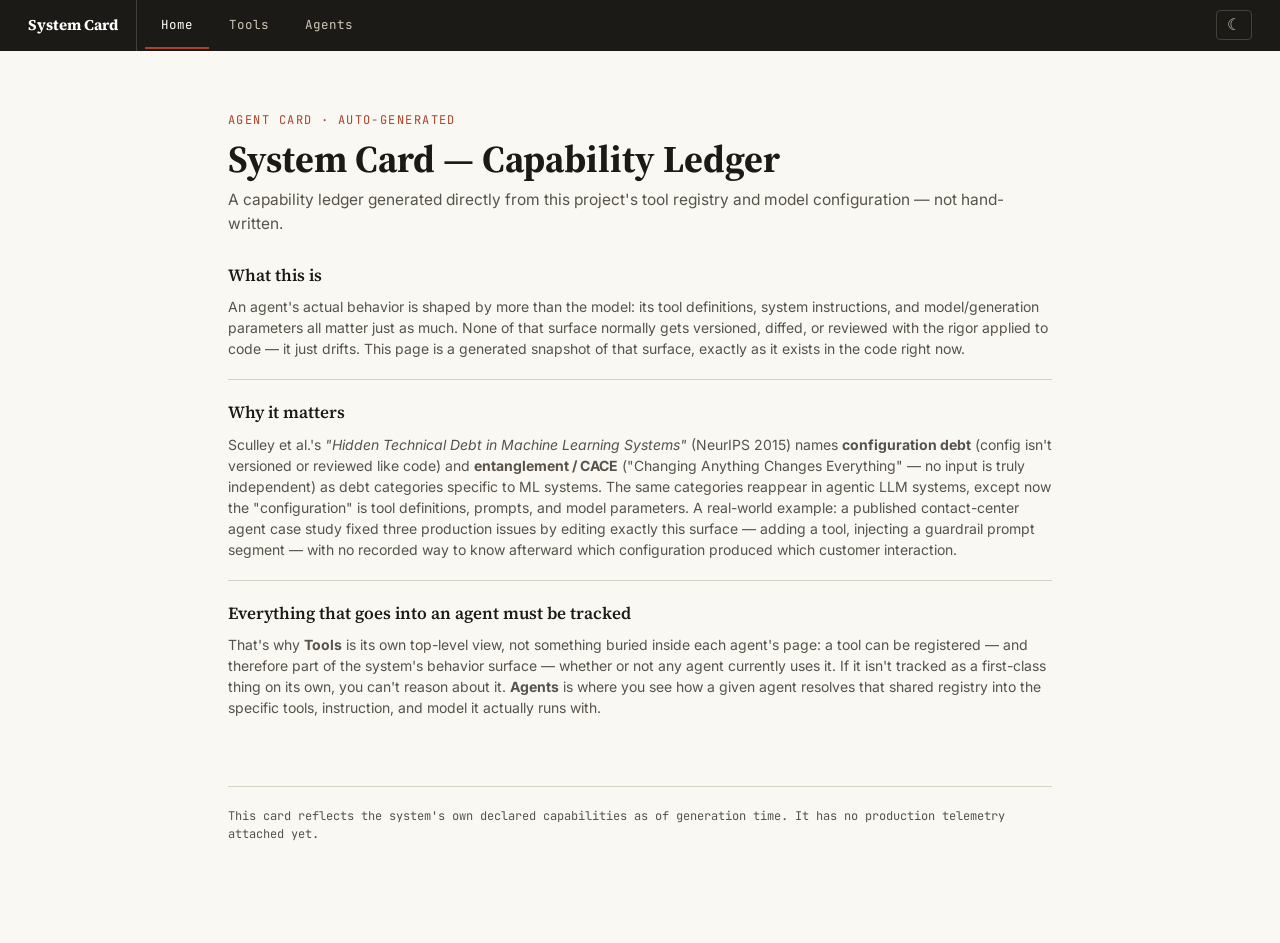
<file: index.html>
<!DOCTYPE html>
<html lang="en">
  <head>
    <meta charset="UTF-8">
    <title>Agent Card — Capability Ledger</title>
    <link rel="stylesheet" href="styles.css">
  </head>
  <body>

    <nav class="agent-bar" id="top-nav" aria-label="Primary">
      <span class="agent-bar-brand">System Card</span>
      <button class="agent-tab active" id="nav-home" data-view="home">Home</button>
      <button class="agent-tab" id="nav-tools" data-view="tools">Tools</button>
      <button class="agent-tab" id="nav-agents" data-view="agents">Agents</button>
      <button class="theme-toggle" id="theme-toggle" type="button" aria-label="Toggle dark mode"></button>
    </nav>

    <main class="wrap">

      <p class="empty-state" id="data-load-error" hidden>
        Could not load <code>system_card_data.json</code>. This page must be served over HTTP —
        opening it directly (<code>file://</code>) blocks the fetch. Run a local static server
        (e.g. <code>python -m http.server</code> from the <code>viewer/</code> directory) and open
        it from there, or visit the deployed GitHub Pages URL instead.
      </p>

      <section id="view-home">
        <p class="eyebrow">Agent Card · Auto-generated</p>
        <h1>System Card — Capability Ledger</h1>
        <p class="subtitle">
          A capability ledger generated directly from this project's tool registry and model
          configuration — not hand-written.
        </p>

        <article class="explainer">
          <h2>What this is</h2>
          <p>
            An agent's actual behavior is shaped by more than the model: its tool definitions,
            system instructions, and model/generation parameters all matter just as much. None of
            that surface normally gets versioned, diffed, or reviewed with the rigor applied to
            code — it just drifts. This page is a generated snapshot of that surface, exactly as
            it exists in the code right now.
          </p>
        </article>

        <article class="explainer">
          <h2>Why it matters</h2>
          <p>
            Sculley et al.'s <em>"Hidden Technical Debt in Machine Learning Systems"</em>
            (NeurIPS 2015) names <strong>configuration debt</strong> (config isn't versioned or
            reviewed like code) and <strong>entanglement / CACE</strong> ("Changing Anything
            Changes Everything" — no input is truly independent) as debt categories specific to ML
            systems. The same categories reappear in agentic LLM systems, except now the
            "configuration" is tool definitions, prompts, and model parameters. A real-world
            example: a published contact-center agent case study fixed three production issues by
            editing exactly this surface — adding a tool, injecting a guardrail prompt segment —
            with no recorded way to know afterward which configuration produced which customer
            interaction.
          </p>
        </article>

        <article class="explainer">
          <h2>Everything that goes into an agent must be tracked</h2>
          <p>
            That's why <strong>Tools</strong> is its own top-level view, not something buried
            inside each agent's page: a tool can be registered — and therefore part of the
            system's behavior surface — whether or not any agent currently uses it. If it isn't
            tracked as a first-class thing on its own, you can't reason about it. <strong>Agents</strong>
            is where you see how a given agent resolves that shared registry into the specific
            tools, instruction, and model it actually runs with.
          </p>
        </article>
      </section>

      <section id="view-tools" hidden>
        <header>
          <p class="eyebrow">Agent Card · Auto-generated</p>
          <h1>Tool Registry</h1>
          <p class="subtitle">
            This is what your agent sees: every tool registered in this system, with the exact
            name, description, and signature the model reads — independent of which agent (if
            any) currently uses it.
          </p>
        </header>

        <div class="toolbar">
          <label class="toolbar-control">
            Sort by
            <select id="tool-sort">
              <option value="name">Name</option>
              <option value="used-by-count">Used By (count)</option>
            </select>
          </label>
          <label class="toolbar-control">
            Filter by agent
            <select id="tool-agent-filter">
              <option value="">All agents</option>
            </select>
          </label>
        </div>

        <div id="tool-registry-list"></div>
      </section>

      <section id="view-agents" hidden>
        <header>
          <p class="eyebrow">Agent Card · Auto-generated</p>
          <h1>Agents</h1>
          <p class="subtitle">
            Each agent resolves the shared tool registry into the specific tools, instruction, and
            model it actually runs with.
          </p>
        </header>
        <div class="home-agent-list" id="agent-list"></div>
      </section>

      <section id="view-agent-detail" hidden>

        <header>
          <button class="back-link" id="back-to-agents" type="button">&larr; Back to agents</button>
          <p class="eyebrow">Agent Card · Auto-generated</p>
          <h1 id="agent-title"></h1>
          <dl class="meta-row" id="meta-row"></dl>
        </header>

        <nav class="section-nav" aria-label="Card sections">
          <button class="active" data-panel="overview">Overview</button>
          <button data-panel="model">Model Params</button>
          <button data-panel="instruction">Instruction</button>
          <button data-panel="guardrails">Guardrails</button>
          <button data-panel="versions">Versions</button>
        </nav>

        <section class="panel active" id="panel-overview">
          <header class="section-head">
            <h2>Capabilities at a Glance</h2>
            <p class="section-note">tools this agent is equipped with — see the Tools tab for full detail</p>
          </header>
          <div class="tool-list" id="tool-list"></div>
        </section>

        <section class="panel" id="panel-model">
          <header class="section-head">
            <h2>Underlying Model Configuration</h2>
            <p class="section-note">part of the system's capability surface, tracked the same way</p>
          </header>
          <dl class="detail-list" id="model-params"></dl>
          <dl class="detail-list">
            <div class="detail-row">
              <dt>Version History</dt>
              <dd id="model-version-history"></dd>
            </div>
          </dl>
        </section>

        <section class="panel" id="panel-instruction">
          <header class="section-head">
            <h2>System Instruction</h2>
            <p class="section-note">the full system prompt this agent runs with</p>
          </header>
          <pre class="instruction-block" id="instruction-block"></pre>
          <dl class="detail-list">
            <div class="detail-row">
              <dt>Version History</dt>
              <dd id="instruction-version-history"></dd>
            </div>
          </dl>
        </section>

        <section class="panel" id="panel-guardrails">
          <header class="section-head">
            <h2>Guardrails</h2>
            <p class="section-note">
              conditionally-injected instructions — never appear in System Instruction above,
              only added to a turn's effective prompt when a guardrail's trigger fires
            </p>
          </header>
          <div id="guardrail-list"></div>
          <p class="empty-state" id="guardrail-empty" hidden>
            This agent has no guardrails wired in.
          </p>
        </section>

        <section class="panel" id="panel-versions">
          <header class="section-head">
            <h2>Version History</h2>
            <p class="section-note">derived from CI registry diffs, not manually logged</p>
          </header>
          <ol class="timeline" id="agent-version-timeline"></ol>
          <p class="empty-state" id="agent-version-empty" hidden>
            No version history involving this agent yet.
          </p>
        </section>

      </section>

      <footer class="footnote">
        This card reflects the system's own declared capabilities as of generation time.
        It has no production telemetry attached yet.
      </footer>

    </main>

    <script type="module" src="main.js"></script>
  </body>
</html>
</file>
<file: styles.css>
@import url('https://fonts.googleapis.com/css2?family=Source+Serif+4:ital,wght@0,400;0,600;0,700;1,400&family=JetBrains+Mono:wght@400;500;600&family=Inter:wght@400;500;600;700&display=swap');

:root {
  --paper: #faf8f3;
  --ink: #1c1a17;
  --ink-soft: #57534a;
  --rule: #d8d2c4;
  --accent: #a8442c;
  --accent-soft: #f3e3dd;
  --paper-raised: #fff;
}

@media (prefers-color-scheme: dark) {
  :root {
    --paper: #1c1a17;
    --ink: #f0ece4;
    --ink-soft: #b3aa9c;
    --rule: #3a352c;
    --accent: #e2845a;
    --accent-soft: #3a2620;
    --paper-raised: #242019;
  }
}

/* Explicit toggle always wins over the OS-level preference above. */
:root[data-theme="light"] {
  --paper: #faf8f3;
  --ink: #1c1a17;
  --ink-soft: #57534a;
  --rule: #d8d2c4;
  --accent: #a8442c;
  --accent-soft: #f3e3dd;
  --paper-raised: #fff;
}

:root[data-theme="dark"] {
  --paper: #1c1a17;
  --ink: #f0ece4;
  --ink-soft: #b3aa9c;
  --rule: #3a352c;
  --accent: #e2845a;
  --accent-soft: #3a2620;
  --paper-raised: #242019;
}

* { box-sizing: border-box; }

dl, dt, dd, ol, header, footer, nav { margin: 0; padding: 0; }
ol { list-style: none; }

body {
  margin: 0;
  background: var(--paper);
  color: var(--ink);
  font-family: 'Inter', sans-serif;
  line-height: 1.5;
}

.agent-bar {
  background: #1c1a17;
  color: #fff;
  padding: 0 28px;
  display: flex;
  align-items: center;
  gap: 4px;
  overflow-x: auto;
}

.agent-bar-brand {
  font-family: 'Source Serif 4', serif;
  font-weight: 700;
  font-size: 15px;
  color: #fff;
  padding: 14px 18px 14px 0;
  margin-right: 4px;
  border-right: 1px solid #44403a;
  white-space: nowrap;
  cursor: default;
}

.agent-tab {
  font-family: 'JetBrains Mono', monospace;
  font-size: 12.5px;
  color: #cfc8b8;
  background: none;
  border: none;
  padding: 14px 16px;
  cursor: pointer;
  white-space: nowrap;
  border-bottom: 2.5px solid transparent;
}

.agent-tab:hover { color: #fff; }
.agent-tab.active { color: #fff; border-bottom-color: var(--accent); }

.theme-toggle {
  margin-left: auto;
  background: none;
  border: 1px solid #44403a;
  border-radius: 4px;
  color: #cfc8b8;
  font-size: 16px;
  line-height: 1;
  padding: 6px 10px;
  cursor: pointer;
}

.theme-toggle:hover { color: #fff; border-color: #5a554a; }

.wrap {
  max-width: 880px;
  margin: 0 auto;
  padding: 48px 28px 100px;
}

.eyebrow {
  font-family: 'JetBrains Mono', monospace;
  font-size: 12px;
  letter-spacing: 0.12em;
  text-transform: uppercase;
  color: var(--accent);
  margin-bottom: 10px;
}

h1 {
  font-family: 'Source Serif 4', serif;
  font-weight: 700;
  font-size: 38px;
  line-height: 1.1;
  margin: 0 0 8px;
}

.subtitle {
  font-size: 15.5px;
  color: var(--ink-soft);
  margin: 0 0 28px;
}

.meta-row {
  display: flex;
  flex-wrap: wrap;
  gap: 20px;
  padding: 16px 0;
  border-top: 1px solid var(--rule);
  border-bottom: 1px solid var(--rule);
  font-family: 'JetBrains Mono', monospace;
  font-size: 12.5px;
}

.meta-item .label {
  display: block;
  color: var(--ink-soft);
  font-size: 10.5px;
  letter-spacing: 0.06em;
  text-transform: uppercase;
  margin-bottom: 3px;
}

.meta-item .value { color: var(--ink); }
.hash { color: var(--accent); }

.section-nav {
  display: flex;
  gap: 2px;
  margin-top: 36px;
  border-bottom: 1.5px solid var(--rule);
  flex-wrap: wrap;
}

.section-nav button {
  font-family: 'Inter', sans-serif;
  font-weight: 600;
  font-size: 13.5px;
  color: var(--ink-soft);
  background: none;
  border: none;
  padding: 12px 18px;
  cursor: pointer;
  border-bottom: 2.5px solid transparent;
  margin-bottom: -1.5px;
}

.section-nav button.active {
  color: var(--accent);
  border-bottom-color: var(--accent);
}

.panel { display: none; padding-top: 28px; }
.panel.active { display: block; }

.section-head {
  display: flex;
  align-items: baseline;
  justify-content: space-between;
  flex-wrap: wrap;
  gap: 6px;
  margin-bottom: 18px;
}

h2 {
  font-family: 'Source Serif 4', serif;
  font-size: 21px;
  font-weight: 600;
  margin: 0;
}

.section-note {
  font-size: 12.5px;
  color: var(--ink-soft);
  font-style: italic;
}

.tool-list { display: flex; flex-direction: column; gap: 14px; }

.tool {
  border: 1px solid var(--rule);
  border-left: 3px solid var(--accent);
  background: var(--paper-raised);
  padding: 16px 18px;
  border-radius: 2px;
}

.tool-name {
  display: block;
  font-family: 'JetBrains Mono', monospace;
  font-weight: 600;
  font-size: 14.5px;
  margin-bottom: 6px;
}

.tool-desc {
  font-size: 13.5px;
  color: var(--ink-soft);
  margin: 0 0 10px;
}

.tool-detail {
  border: 1px solid var(--rule);
  background: var(--paper-raised);
  margin-bottom: 16px;
  border-radius: 2px;
  overflow: hidden;
}

.tool-detail-head {
  width: 100%;
  padding: 14px 18px;
  border: none;
  border-bottom: 1px solid var(--rule);
  background: none;
  display: flex;
  align-items: flex-start;
  gap: 10px;
  cursor: pointer;
  text-align: left;
  font: inherit;
  color: inherit;
}

.tool-detail-chevron {
  color: var(--accent);
  font-size: 18px;
  line-height: 1;
  padding-top: 1px;
}

.tool-detail-heading {
  display: flex;
  flex-direction: column;
  gap: 4px;
  min-width: 0;
}

.tool-detail-name {
  font-family: 'JetBrains Mono', monospace;
  font-weight: 600;
  font-size: 14.5px;
}

/* Stacked label-above-value rows, read top to bottom — used by both the
   tool detail panel and the model params panel. */
.detail-list { display: flex; flex-direction: column; }
.detail-list[hidden] { display: none; }

.detail-row {
  padding: 12px 0;
  border-bottom: 1px dashed var(--rule);
}
.detail-row:last-child { border-bottom: none; }

.detail-row dt {
  font-family: 'JetBrains Mono', monospace;
  font-size: 11px;
  color: var(--ink-soft);
  text-transform: uppercase;
  letter-spacing: 0.04em;
  margin-bottom: 5px;
}

.detail-row dd {
  font-size: 14px;
  color: var(--ink);
}

.tool-detail-description {
  font-family: 'Inter', sans-serif;
  font-size: 13.5px;
  color: var(--ink-soft);
  white-space: pre-wrap;
}

.no-params {
  color: #8a8377;
  font-size: 12.5px;
}

.param-pill {
  display: inline-block;
  font-family: 'JetBrains Mono', monospace;
  font-size: 11.5px;
  background: var(--accent-soft);
  color: var(--accent);
  padding: 2px 8px;
  border-radius: 10px;
  margin: 2px 4px 2px 0;
}

.tool-detail-signature {
  font-family: 'JetBrains Mono', monospace;
  font-size: 13px;
}

.tool-detail .detail-list,
#panel-model .detail-list {
  border: 1px solid var(--rule);
  background: var(--paper-raised);
  border-radius: 2px;
  padding: 4px 18px;
}

#panel-model .detail-list {
  margin-bottom: 16px;
}

.instruction-block {
  border: 1px solid var(--rule);
  background: var(--paper-raised);
  border-radius: 2px;
  padding: 18px;
  font-family: 'JetBrains Mono', monospace;
  font-size: 13.5px;
  white-space: pre-wrap;
  word-break: break-word;
  margin: 0;
}

.empty-state {
  color: var(--ink-soft);
  font-size: 13.5px;
  font-style: italic;
  border: 1px dashed var(--rule);
  border-radius: 2px;
  padding: 24px;
  text-align: center;
}

.explainer {
  margin-bottom: 20px;
  padding-bottom: 20px;
  border-bottom: 1px solid var(--rule);
}
.explainer:last-of-type { border-bottom: none; }

.explainer h2 {
  font-size: 17px;
  margin-bottom: 8px;
}

.explainer p {
  font-size: 14px;
  color: var(--ink-soft);
  margin: 0;
}

.home-agent-list {
  display: flex;
  flex-direction: column;
  gap: 12px;
}

.home-agent-card {
  border: 1px solid var(--rule);
  border-left: 3px solid var(--accent);
  background: var(--paper-raised);
  padding: 18px 20px;
  border-radius: 2px;
  cursor: pointer;
}

.home-agent-card:hover { background: var(--accent-soft); }

.home-agent-name {
  display: block;
  font-family: 'JetBrains Mono', monospace;
  font-weight: 600;
  font-size: 15px;
  margin-bottom: 6px;
}

.home-agent-summary {
  font-size: 13.5px;
  color: var(--ink-soft);
  margin: 0 0 8px;
}

.home-agent-meta {
  font-family: 'JetBrains Mono', monospace;
  font-size: 11px;
  color: #8a8377;
  margin: 0;
}

.toolbar {
  display: flex;
  flex-wrap: wrap;
  gap: 24px;
  padding: 14px 0;
  margin-bottom: 18px;
  border-top: 1px solid var(--rule);
  border-bottom: 1px solid var(--rule);
}

.toolbar-control {
  display: flex;
  align-items: center;
  gap: 8px;
  font-family: 'JetBrains Mono', monospace;
  font-size: 11px;
  letter-spacing: 0.04em;
  text-transform: uppercase;
  color: var(--ink-soft);
}

.toolbar-control select {
  font-family: 'Inter', sans-serif;
  font-size: 13px;
  text-transform: none;
  letter-spacing: normal;
  color: var(--ink);
  background: var(--paper-raised);
  border: 1px solid var(--rule);
  border-radius: 2px;
  padding: 4px 8px;
}

.back-link {
  display: inline-block;
  background: none;
  border: none;
  font-family: 'JetBrains Mono', monospace;
  font-size: 12px;
  color: var(--accent);
  cursor: pointer;
  padding: 0;
  margin-bottom: 16px;
}

.back-link:hover { text-decoration: underline; }

.timeline { position: relative; padding-left: 26px; }
.timeline::before {
  content: '';
  position: absolute;
  left: 6px; top: 4px; bottom: 4px;
  width: 1.5px;
  background: var(--rule);
}

.tl-entry { position: relative; padding-bottom: 22px; }
.tl-entry:last-child { padding-bottom: 0; }

.tl-dot {
  position: absolute;
  left: -26px; top: 3px;
  width: 11px; height: 11px;
  border-radius: 50%;
  background: var(--paper);
  border: 2.5px solid var(--accent);
}

.tl-hash {
  font-family: 'JetBrains Mono', monospace;
  font-size: 13px;
  font-weight: 600;
  color: var(--accent);
}

.tl-commit {
  font-family: 'JetBrains Mono', monospace;
  font-size: 11.5px;
  color: var(--ink-soft);
  margin-left: 8px;
  text-decoration: none;
  border-bottom: 1px dashed var(--ink-soft);
}

.tl-commit:hover { color: var(--accent); border-color: var(--accent); }

.tl-diff {
  margin-top: 6px;
  font-size: 13px;
  color: var(--ink-soft);
  white-space: pre-wrap;
  font-family: 'JetBrains Mono', monospace;
}

.tool-version-history {
  margin-top: 4px;
  font-size: 12.5px;
  color: var(--ink-soft);
}

.tool-version-history li {
  margin-bottom: 4px;
}

.footnote {
  margin-top: 48px;
  padding-top: 20px;
  border-top: 1px solid var(--rule);
  font-size: 12px;
  color: var(--ink-soft);
  font-family: 'JetBrains Mono', monospace;
}
</file>
<file: pr-preview/pr-1/styles.css>
@import url('https://fonts.googleapis.com/css2?family=Source+Serif+4:ital,wght@0,400;0,600;0,700;1,400&family=JetBrains+Mono:wght@400;500;600&family=Inter:wght@400;500;600;700&display=swap');

:root {
  --paper: #faf8f3;
  --ink: #1c1a17;
  --ink-soft: #57534a;
  --rule: #d8d2c4;
  --accent: #a8442c;
  --accent-soft: #f3e3dd;
  --paper-raised: #fff;
}

@media (prefers-color-scheme: dark) {
  :root {
    --paper: #1c1a17;
    --ink: #f0ece4;
    --ink-soft: #b3aa9c;
    --rule: #3a352c;
    --accent: #e2845a;
    --accent-soft: #3a2620;
    --paper-raised: #242019;
  }
}

/* Explicit toggle always wins over the OS-level preference above. */
:root[data-theme="light"] {
  --paper: #faf8f3;
  --ink: #1c1a17;
  --ink-soft: #57534a;
  --rule: #d8d2c4;
  --accent: #a8442c;
  --accent-soft: #f3e3dd;
  --paper-raised: #fff;
}

:root[data-theme="dark"] {
  --paper: #1c1a17;
  --ink: #f0ece4;
  --ink-soft: #b3aa9c;
  --rule: #3a352c;
  --accent: #e2845a;
  --accent-soft: #3a2620;
  --paper-raised: #242019;
}

* { box-sizing: border-box; }

dl, dt, dd, ol, header, footer, nav { margin: 0; padding: 0; }
ol { list-style: none; }

body {
  margin: 0;
  background: var(--paper);
  color: var(--ink);
  font-family: 'Inter', sans-serif;
  line-height: 1.5;
}

.agent-bar {
  background: #1c1a17;
  color: #fff;
  padding: 0 28px;
  display: flex;
  align-items: center;
  gap: 4px;
  overflow-x: auto;
}

.agent-bar-brand {
  font-family: 'Source Serif 4', serif;
  font-weight: 700;
  font-size: 15px;
  color: #fff;
  padding: 14px 18px 14px 0;
  margin-right: 4px;
  border-right: 1px solid #44403a;
  white-space: nowrap;
  cursor: default;
}

.agent-tab {
  font-family: 'JetBrains Mono', monospace;
  font-size: 12.5px;
  color: #cfc8b8;
  background: none;
  border: none;
  padding: 14px 16px;
  cursor: pointer;
  white-space: nowrap;
  border-bottom: 2.5px solid transparent;
}

.agent-tab:hover { color: #fff; }
.agent-tab.active { color: #fff; border-bottom-color: var(--accent); }

.theme-toggle {
  margin-left: auto;
  background: none;
  border: 1px solid #44403a;
  border-radius: 4px;
  color: #cfc8b8;
  font-size: 16px;
  line-height: 1;
  padding: 6px 10px;
  cursor: pointer;
}

.theme-toggle:hover { color: #fff; border-color: #5a554a; }

.wrap {
  max-width: 880px;
  margin: 0 auto;
  padding: 48px 28px 100px;
}

.eyebrow {
  font-family: 'JetBrains Mono', monospace;
  font-size: 12px;
  letter-spacing: 0.12em;
  text-transform: uppercase;
  color: var(--accent);
  margin-bottom: 10px;
}

h1 {
  font-family: 'Source Serif 4', serif;
  font-weight: 700;
  font-size: 38px;
  line-height: 1.1;
  margin: 0 0 8px;
}

.subtitle {
  font-size: 15.5px;
  color: var(--ink-soft);
  margin: 0 0 28px;
}

.meta-row {
  display: flex;
  flex-wrap: wrap;
  gap: 20px;
  padding: 16px 0;
  border-top: 1px solid var(--rule);
  border-bottom: 1px solid var(--rule);
  font-family: 'JetBrains Mono', monospace;
  font-size: 12.5px;
}

.meta-item .label {
  display: block;
  color: var(--ink-soft);
  font-size: 10.5px;
  letter-spacing: 0.06em;
  text-transform: uppercase;
  margin-bottom: 3px;
}

.meta-item .value { color: var(--ink); }
.hash { color: var(--accent); }

.section-nav {
  display: flex;
  gap: 2px;
  margin-top: 36px;
  border-bottom: 1.5px solid var(--rule);
  flex-wrap: wrap;
}

.section-nav button {
  font-family: 'Inter', sans-serif;
  font-weight: 600;
  font-size: 13.5px;
  color: var(--ink-soft);
  background: none;
  border: none;
  padding: 12px 18px;
  cursor: pointer;
  border-bottom: 2.5px solid transparent;
  margin-bottom: -1.5px;
}

.section-nav button.active {
  color: var(--accent);
  border-bottom-color: var(--accent);
}

.panel { display: none; padding-top: 28px; }
.panel.active { display: block; }

.section-head {
  display: flex;
  align-items: baseline;
  justify-content: space-between;
  flex-wrap: wrap;
  gap: 6px;
  margin-bottom: 18px;
}

h2 {
  font-family: 'Source Serif 4', serif;
  font-size: 21px;
  font-weight: 600;
  margin: 0;
}

.section-note {
  font-size: 12.5px;
  color: var(--ink-soft);
  font-style: italic;
}

.tool-list { display: flex; flex-direction: column; gap: 14px; }

.tool {
  border: 1px solid var(--rule);
  border-left: 3px solid var(--accent);
  background: var(--paper-raised);
  padding: 16px 18px;
  border-radius: 2px;
}

.tool-name {
  display: block;
  font-family: 'JetBrains Mono', monospace;
  font-weight: 600;
  font-size: 14.5px;
  margin-bottom: 6px;
}

.tool-desc {
  font-size: 13.5px;
  color: var(--ink-soft);
  margin: 0 0 10px;
}

.tool-detail {
  border: 1px solid var(--rule);
  background: var(--paper-raised);
  margin-bottom: 16px;
  border-radius: 2px;
  overflow: hidden;
}

.tool-detail-head {
  width: 100%;
  padding: 14px 18px;
  border: none;
  border-bottom: 1px solid var(--rule);
  background: none;
  display: flex;
  align-items: flex-start;
  gap: 10px;
  cursor: pointer;
  text-align: left;
  font: inherit;
  color: inherit;
}

.tool-detail-chevron {
  color: var(--accent);
  font-size: 18px;
  line-height: 1;
  padding-top: 1px;
}

.tool-detail-heading {
  display: flex;
  flex-direction: column;
  gap: 4px;
  min-width: 0;
}

.tool-detail-name {
  font-family: 'JetBrains Mono', monospace;
  font-weight: 600;
  font-size: 14.5px;
}

/* Stacked label-above-value rows, read top to bottom — used by both the
   tool detail panel and the model params panel. */
.detail-list { display: flex; flex-direction: column; }
.detail-list[hidden] { display: none; }

.detail-row {
  padding: 12px 0;
  border-bottom: 1px dashed var(--rule);
}
.detail-row:last-child { border-bottom: none; }

.detail-row dt {
  font-family: 'JetBrains Mono', monospace;
  font-size: 11px;
  color: var(--ink-soft);
  text-transform: uppercase;
  letter-spacing: 0.04em;
  margin-bottom: 5px;
}

.detail-row dd {
  font-size: 14px;
  color: var(--ink);
}

.tool-detail-description {
  font-family: 'Inter', sans-serif;
  font-size: 13.5px;
  color: var(--ink-soft);
  white-space: pre-wrap;
}

.no-params {
  color: #8a8377;
  font-size: 12.5px;
}

.tool-detail-signature {
  font-family: 'JetBrains Mono', monospace;
  font-size: 13px;
}

.tool-detail .detail-list,
#panel-model .detail-list {
  border: 1px solid var(--rule);
  background: var(--paper-raised);
  border-radius: 2px;
  padding: 4px 18px;
}

#panel-model .detail-list {
  margin-bottom: 16px;
}

.instruction-block {
  border: 1px solid var(--rule);
  background: var(--paper-raised);
  border-radius: 2px;
  padding: 18px;
  font-family: 'JetBrains Mono', monospace;
  font-size: 13.5px;
  white-space: pre-wrap;
  word-break: break-word;
  margin: 0;
}

.empty-state {
  color: var(--ink-soft);
  font-size: 13.5px;
  font-style: italic;
  border: 1px dashed var(--rule);
  border-radius: 2px;
  padding: 24px;
  text-align: center;
}

.explainer {
  margin-bottom: 20px;
  padding-bottom: 20px;
  border-bottom: 1px solid var(--rule);
}
.explainer:last-of-type { border-bottom: none; }

.explainer h2 {
  font-size: 17px;
  margin-bottom: 8px;
}

.explainer p {
  font-size: 14px;
  color: var(--ink-soft);
  margin: 0;
}

.home-agent-list {
  display: flex;
  flex-direction: column;
  gap: 12px;
}

.home-agent-card {
  border: 1px solid var(--rule);
  border-left: 3px solid var(--accent);
  background: var(--paper-raised);
  padding: 18px 20px;
  border-radius: 2px;
  cursor: pointer;
}

.home-agent-card:hover { background: var(--accent-soft); }

.home-agent-name {
  display: block;
  font-family: 'JetBrains Mono', monospace;
  font-weight: 600;
  font-size: 15px;
  margin-bottom: 6px;
}

.home-agent-summary {
  font-size: 13.5px;
  color: var(--ink-soft);
  margin: 0 0 8px;
}

.home-agent-meta {
  font-family: 'JetBrains Mono', monospace;
  font-size: 11px;
  color: #8a8377;
  margin: 0;
}

.toolbar {
  display: flex;
  flex-wrap: wrap;
  gap: 24px;
  padding: 14px 0;
  margin-bottom: 18px;
  border-top: 1px solid var(--rule);
  border-bottom: 1px solid var(--rule);
}

.toolbar-control {
  display: flex;
  align-items: center;
  gap: 8px;
  font-family: 'JetBrains Mono', monospace;
  font-size: 11px;
  letter-spacing: 0.04em;
  text-transform: uppercase;
  color: var(--ink-soft);
}

.toolbar-control select {
  font-family: 'Inter', sans-serif;
  font-size: 13px;
  text-transform: none;
  letter-spacing: normal;
  color: var(--ink);
  background: var(--paper-raised);
  border: 1px solid var(--rule);
  border-radius: 2px;
  padding: 4px 8px;
}

.back-link {
  display: inline-block;
  background: none;
  border: none;
  font-family: 'JetBrains Mono', monospace;
  font-size: 12px;
  color: var(--accent);
  cursor: pointer;
  padding: 0;
  margin-bottom: 16px;
}

.back-link:hover { text-decoration: underline; }

.footnote {
  margin-top: 48px;
  padding-top: 20px;
  border-top: 1px solid var(--rule);
  font-size: 12px;
  color: var(--ink-soft);
  font-family: 'JetBrains Mono', monospace;
}
</file>
